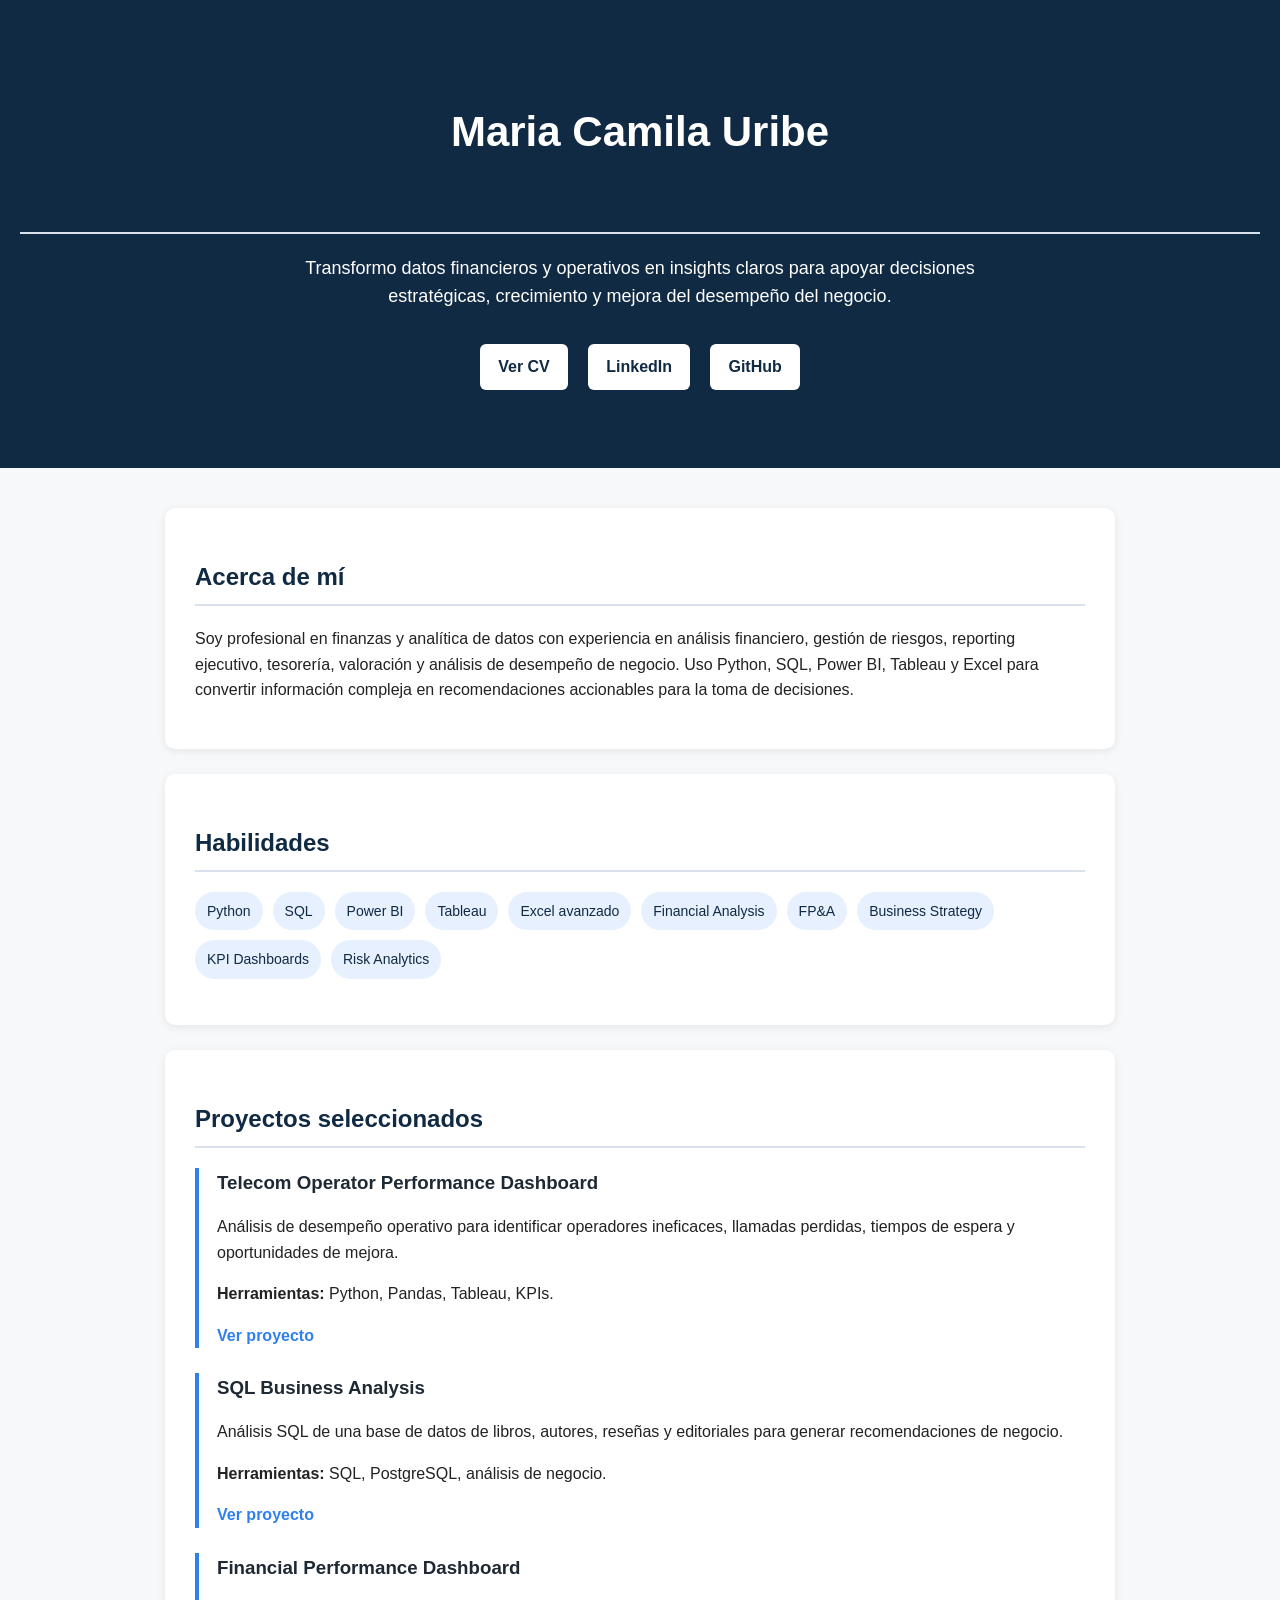
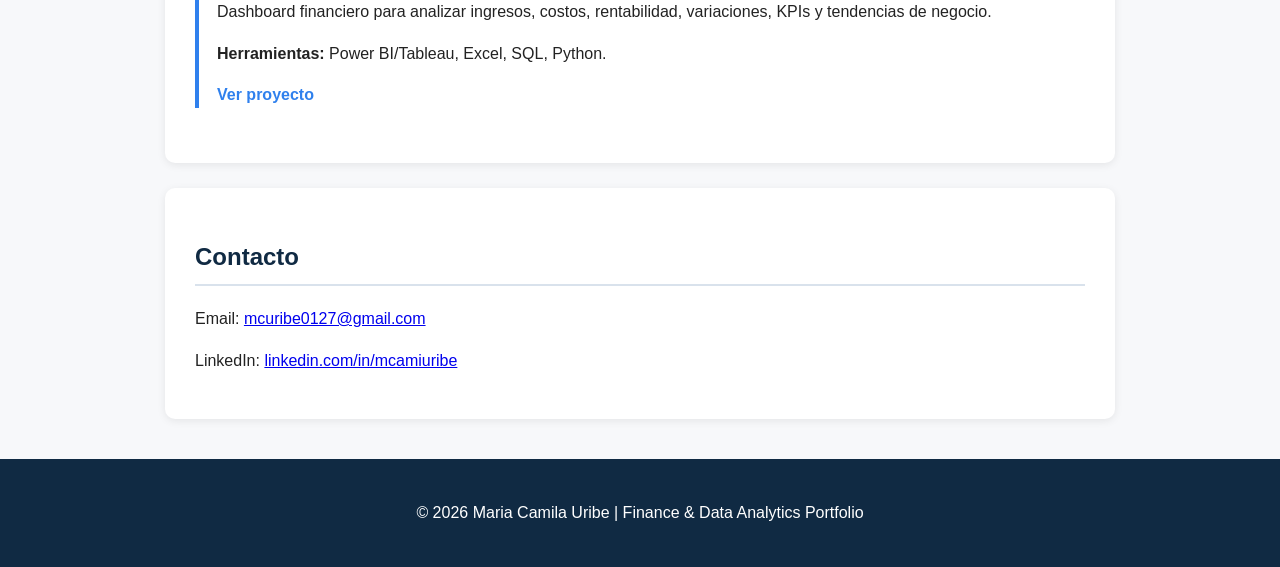
<file: index.html>
<!DOCTYPE html>
<html lang="es">
<head>
  <meta charset="UTF-8" />
  <meta name="viewport" content="width=device-width, initial-scale=1.0" />
  <title>Maria Camila Uribe | Finance & Data Analytics</title>
  <link rel="stylesheet" href="style.css" />
</head>

<body>
  <header class="hero">
    <h1>Maria Camila Uribe</h1>
    <h2>Strategic Finance & Data Analytics</h2>
    <p>
      Transformo datos financieros y operativos en insights claros para apoyar
      decisiones estratégicas, crecimiento y mejora del desempeño del negocio.
    </p>

    <div class="buttons">
      <a href="assets/cv.pdf" target="_blank">Ver CV</a>
      <a href="https://www.linkedin.com/in/mcamiuribe/" target="_blank">LinkedIn</a>
      <a href="https://github.com/mcamuribe" target="_blank">GitHub</a>
    </div>
  </header>

  <main>
    <section>
      <h2>Acerca de mí</h2>
      <p>
        Soy profesional en finanzas y analítica de datos con experiencia en análisis financiero,
        gestión de riesgos, reporting ejecutivo, tesorería, valoración y análisis de desempeño
        de negocio. Uso Python, SQL, Power BI, Tableau y Excel para convertir información compleja
        en recomendaciones accionables para la toma de decisiones.
      </p>
    </section>

    <section>
      <h2>Habilidades</h2>
      <ul class="skills">
        <li>Python</li>
        <li>SQL</li>
        <li>Power BI</li>
        <li>Tableau</li>
        <li>Excel avanzado</li>
        <li>Financial Analysis</li>
        <li>FP&A</li>
        <li>Business Strategy</li>
        <li>KPI Dashboards</li>
        <li>Risk Analytics</li>
      </ul>
    </section>

    <section>
      <h2>Proyectos seleccionados</h2>

      <article class="project">
        <h3>Telecom Operator Performance Dashboard</h3>
        <p>
          Análisis de desempeño operativo para identificar operadores ineficaces,
          llamadas perdidas, tiempos de espera y oportunidades de mejora.
        </p>
        <p><strong>Herramientas:</strong> Python, Pandas, Tableau, KPIs.</p>
        <a href="projects/telecom-analysis.html">Ver proyecto</a>
      </article>

      <article class="project">
        <h3>SQL Business Analysis</h3>
        <p>
          Análisis SQL de una base de datos de libros, autores, reseñas y editoriales
          para generar recomendaciones de negocio.
        </p>
        <p><strong>Herramientas:</strong> SQL, PostgreSQL, análisis de negocio.</p>
        <a href="#">Ver proyecto</a>
      </article>

      <article class="project">
        <h3>Financial Performance Dashboard</h3>
        <p>
          Dashboard financiero para analizar ingresos, costos, rentabilidad,
          variaciones, KPIs y tendencias de negocio.
        </p>
        <p><strong>Herramientas:</strong> Power BI/Tableau, Excel, SQL, Python.</p>
        <a href="#">Ver proyecto</a>
      </article>
    </section>

    <section>
      <h2>Contacto</h2>
      <p>Email: <a href="mailto:mcuribe0127@gmail.com">mcuribe0127@gmail.com</a></p>
      <p>LinkedIn: <a href="https://www.linkedin.com/in/mcamiuribe/" target="_blank">linkedin.com/in/mcamiuribe</a></p>
    </section>
  </main>

  <footer>
    <p>© 2026 Maria Camila Uribe | Finance & Data Analytics Portfolio</p>
  </footer>
</body>
</html>
</file>
<file: style.css>
body {
  margin: 0;
  font-family: Arial, sans-serif;
  background-color: #f7f8fa;
  color: #222;
  line-height: 1.6;
}

.hero {
  background-color: #102a43;
  color: white;
  text-align: center;
  padding: 70px 20px;
}

.hero h1 {
  font-size: 42px;
  margin-bottom: 5px;
}

.hero h2 {
  font-size: 24px;
  font-weight: 400;
  margin-bottom: 20px;
}

.hero p {
  max-width: 750px;
  margin: 0 auto 25px auto;
  font-size: 18px;
}

.buttons a {
  display: inline-block;
  margin: 8px;
  padding: 10px 18px;
  background-color: white;
  color: #102a43;
  text-decoration: none;
  border-radius: 6px;
  font-weight: bold;
}

main {
  max-width: 950px;
  margin: 40px auto;
  padding: 0 20px;
}

section {
  background: white;
  margin-bottom: 25px;
  padding: 30px;
  border-radius: 10px;
  box-shadow: 0 2px 8px rgba(0,0,0,0.08);
}

h2 {
  color: #102a43;
  border-bottom: 2px solid #d9e2ec;
  padding-bottom: 8px;
}

.skills {
  display: flex;
  flex-wrap: wrap;
  gap: 10px;
  padding-left: 0;
}

.skills li {
  list-style: none;
  background-color: #e6f0ff;
  color: #102a43;
  padding: 8px 12px;
  border-radius: 20px;
  font-size: 14px;
}

.project {
  border-left: 4px solid #2f80ed;
  padding-left: 18px;
  margin-bottom: 25px;
}

.project h3 {
  margin-bottom: 8px;
  color: #1f2933;
}

.project a {
  color: #2f80ed;
  font-weight: bold;
  text-decoration: none;
}

footer {
  text-align: center;
  padding: 25px;
  background-color: #102a43;
  color: white;
}
.kpi-container {
  display: flex;
  gap: 20px;
  flex-wrap: wrap;
  margin-top: 20px;
}

.kpi-card {
  flex: 1;
  min-width: 180px;
  background: #f4f8fc;
  padding: 20px;
  border-radius: 10px;
  text-align: center;
  box-shadow: 0 2px 8px rgba(0,0,0,0.08);
}

.kpi-card h3 {
  margin-bottom: 10px;
  color: #102a43;
  font-size: 16px;
}

.kpi-card p {
  font-size: 28px;
  font-weight: bold;
  color: #2f80ed;
}

.project-image {
  width: 100%;
  max-width: 900px;
  display: block;
  margin: 20px auto;
  border-radius: 10px;
  box-shadow: 0 2px 10px rgba(0,0,0,0.12);
}
</file>
